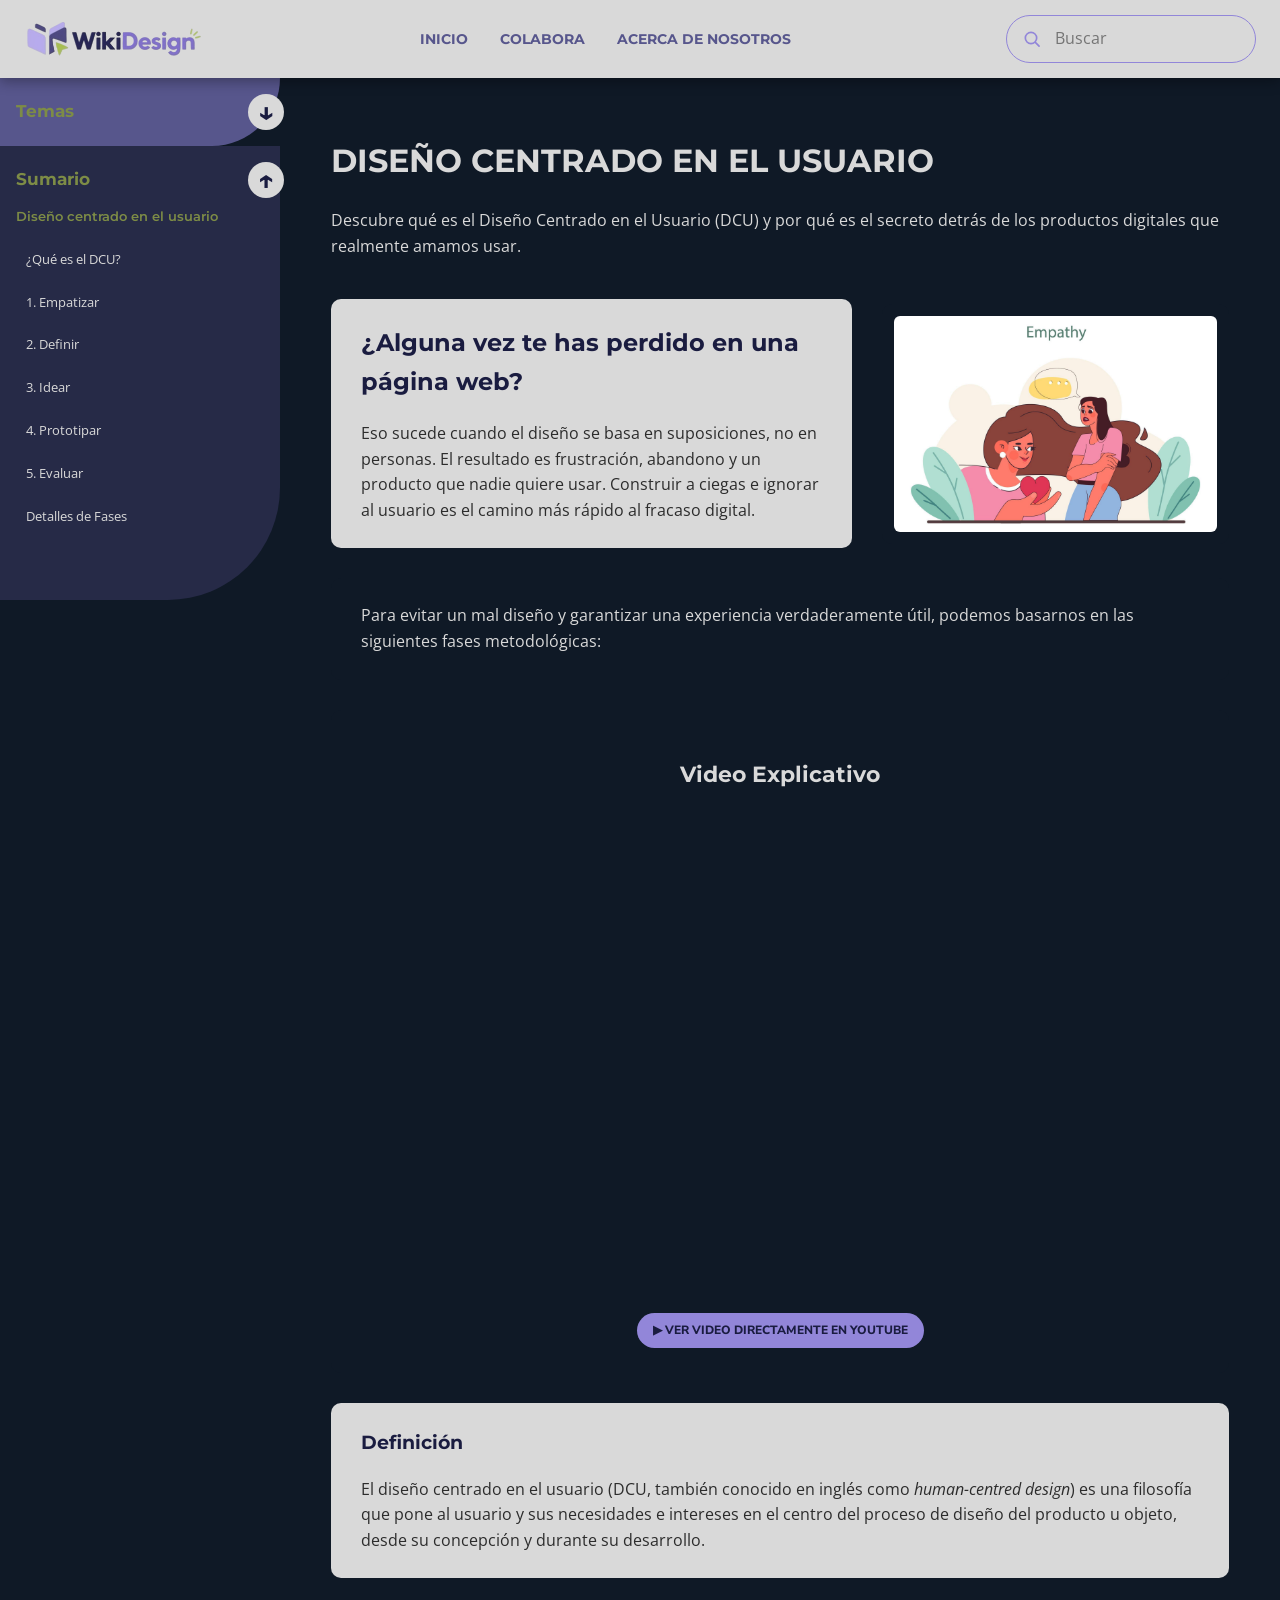
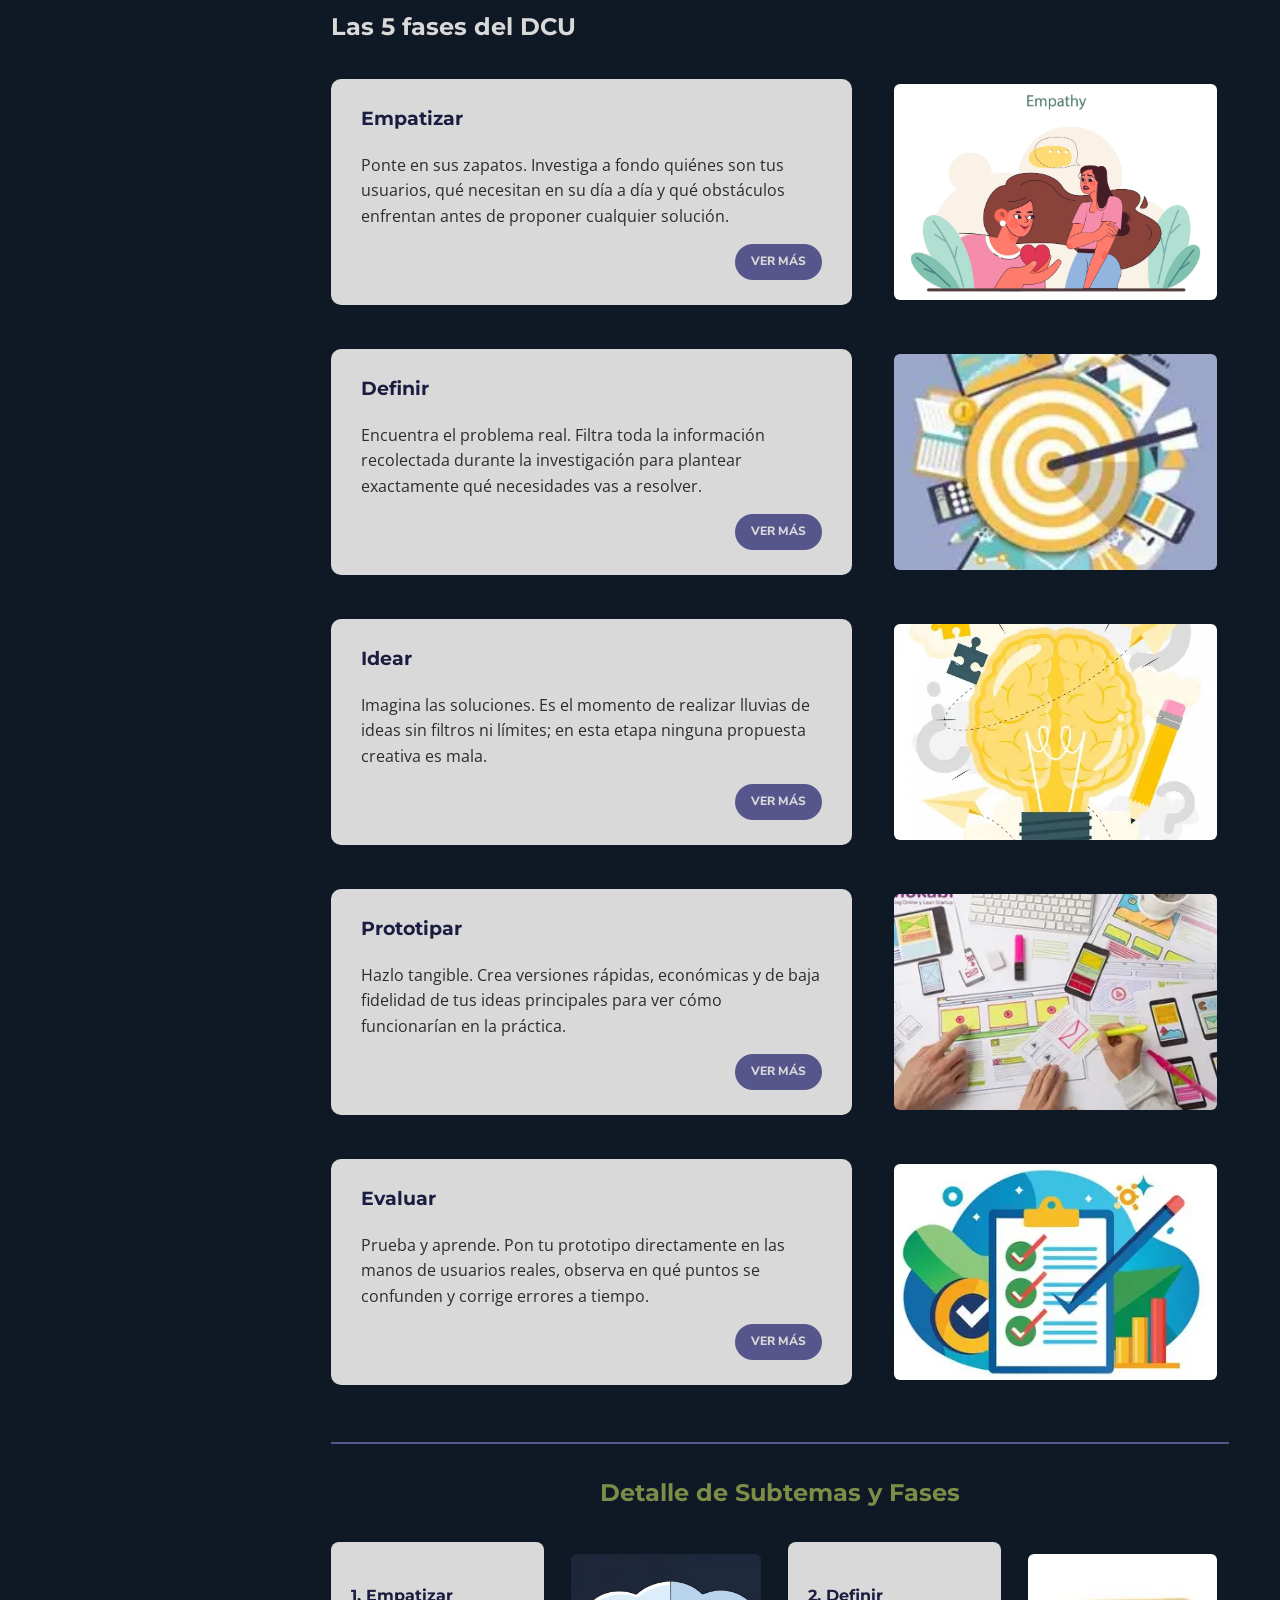
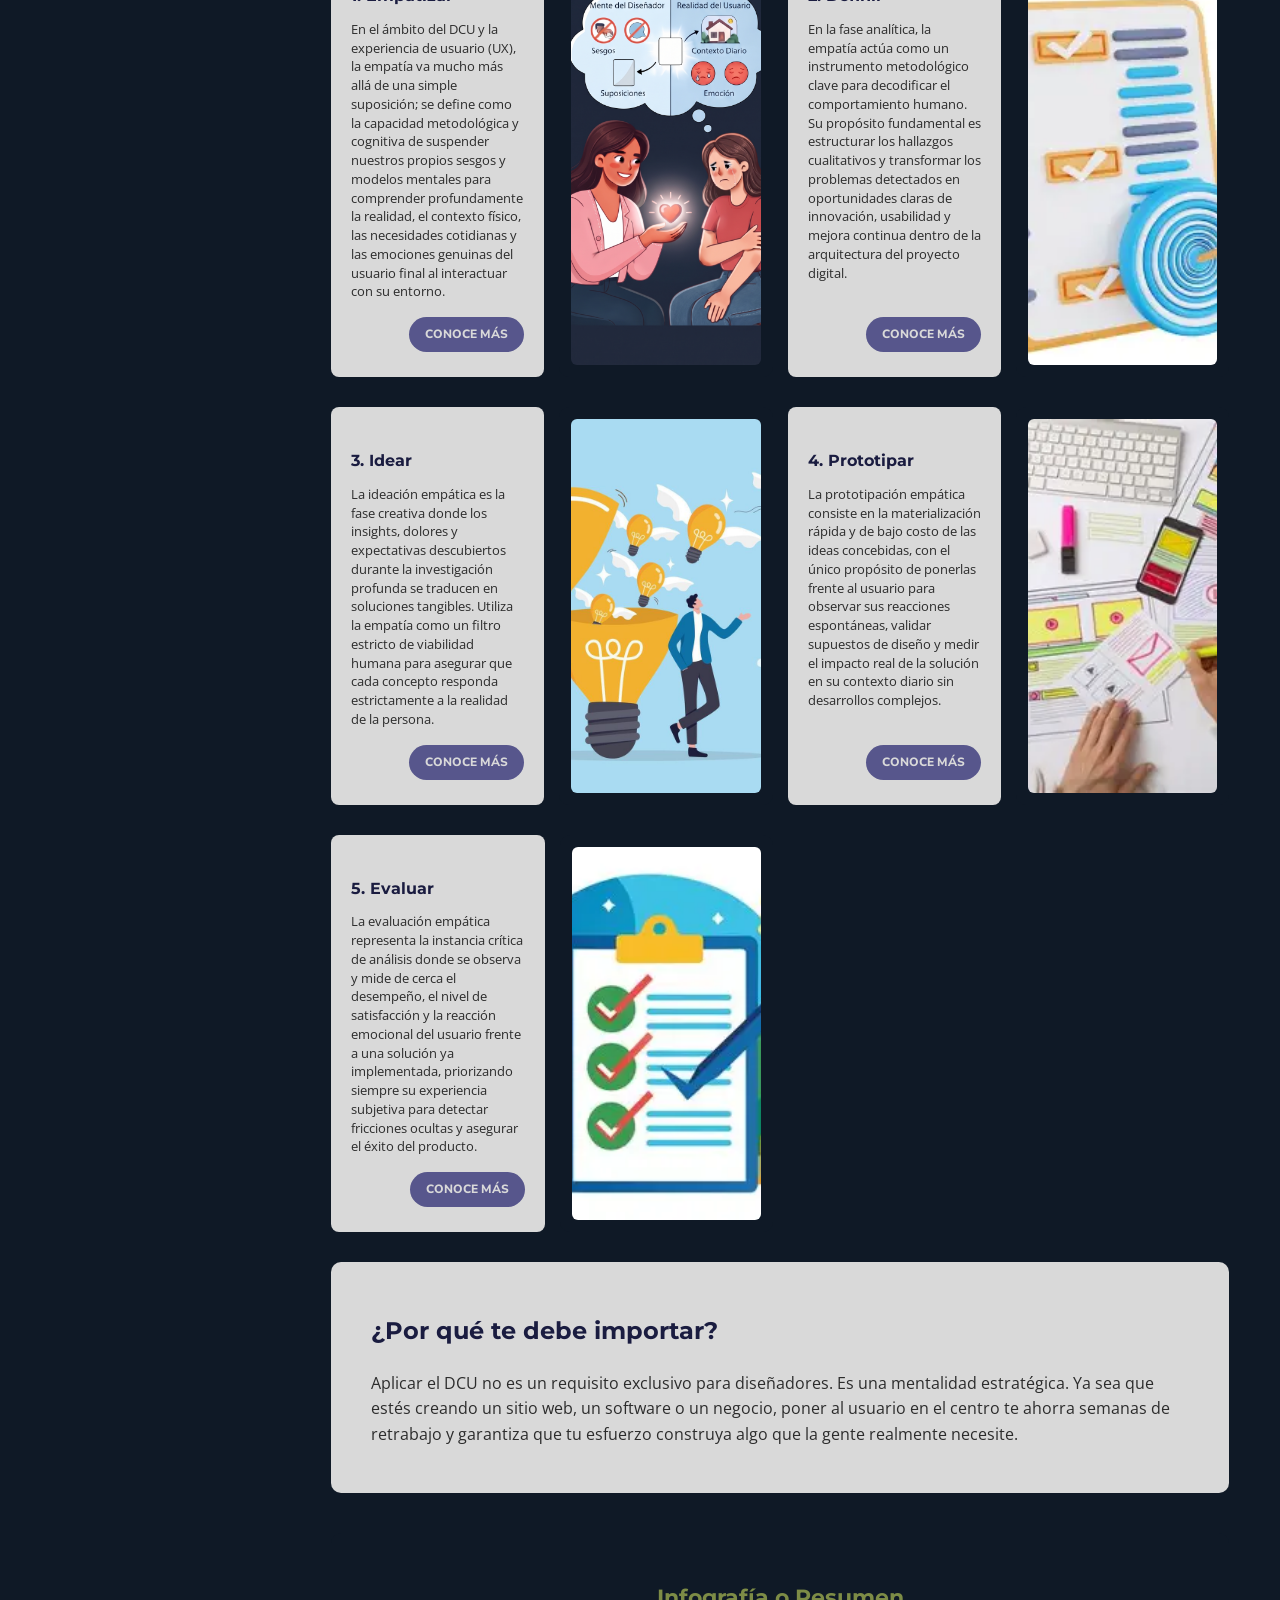
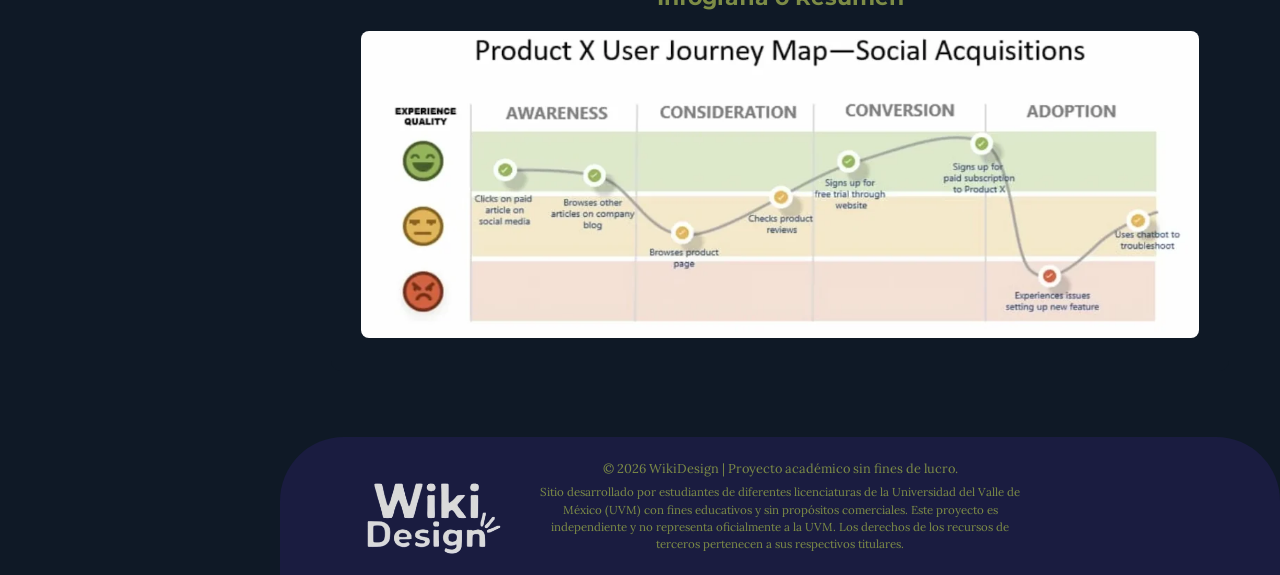
<file: index.html>
<!doctype html>
<html lang="es">
<head>
    <meta charset="utf-8">
    <meta name="viewport" content="width=device-width, initial-scale=1">
    <title>Diseño Centrado en el Usuario - WikiDesign</title>
    
    <!-- IMPORTACIÓN DE FUENTES DEL MANUAL -->
    <link rel="preconnect" href="https://fonts.googleapis.com">
    <link rel="preconnect" href="https://fonts.gstatic.com" crossorigin>
    <link href="https://fonts.googleapis.com/css2?family=Lora:ital,wght@0,400;1,400&family=Montserrat:wght@500;700;900&family=Nunito+Sans:wght@600;800&family=Open+Sans:wght@400;600&display=swap" rel="stylesheet">

    <!-- VINCULACIÓN DE LA HOJA DE ESTILOS EXTERNA -->
    <link rel="stylesheet" href="css/estilos.css">
</head>

<body>
    <!-- BARRA DE NAVEGACIÓN SUPERIOR -->
    <header class="barra-superior">
        <a class="marca" href="index.html" aria-label="WikiDesign, ir al inicio">
            <img src="assets/logo-principal.png" alt="WikiDesign" style="height: 40px; width: 180px; object-fit: fill;">
        </a>
        
        <nav aria-label="Navegación principal">
            <a href="https://uvmwiki.dreamhosters.com/index.html">INICIO</a>
            <a href="https://uvmwiki.dreamhosters.com/colabora/">COLABORA</a>
            <a href="https://uvmwiki.dreamhosters.com/nosotros/">ACERCA DE NOSOTROS</a>
        </nav>

        <form class="buscador" role="search" action="#">
            <label for="buscar">Buscar en la wiki</label>
            <button type="submit" aria-label="Buscar">
              <svg viewBox="0 0 24 24" aria-hidden="true">
                <circle cx="10.8" cy="10.8" r="6.8"></circle>
                <path d="m16 16 4.5 4.5"></path>
              </svg>
            </button>
            <input type="search" id="buscar" aria-label="Buscar" placeholder="Buscar">
        </form>
    </header>

    <!-- MENÚ LATERAL IZQUIERDO (CON TEMAS Y SUMARIO) -->
    <aside class="sidebar" aria-label="Menú lateral">
      
      <!-- PANEL 1: TEMAS -->
      <details class="panel-menu temas">
        <summary>Temas</summary>
        <nav aria-label="Temas">
          <ul>
            <!-- Experiencia de usuario -->
            <li class="tema-item">
              <button type="button" class="tema-boton" aria-haspopup="true" aria-expanded="false">
                <img class="icono-tema" src="assets/icons/experiencia-usuario.png" alt="">
                <span>Experiencia de usuario</span>
              </button>
              <ul class="parejas">
                <li><a href="https://danabiu.github.io/wiki-experiencia-usuario/" target="_blank" rel="noopener">Pareja 33 · Daniel Valdez y María Fernanda Damián</a></li>
                <li><a href="https://uvmwiki.dreamhosters.com/eqp25/" target="_blank" rel="noopener">Pareja 25 · Ximena Rangel y José Ramos</a></li>
                <li><a href="https://jolly-moonbeam-e27fb1.netlify.app" target="_blank" rel="noopener">Pareja 1 · Edson Mendez y Adriana Salas</a></li>
                <li><a href="https://doniheeho.github.io/Wiki-UX/" target="_blank" rel="noopener">Pareja 9 · Donovan Frabritcio Gonzalez Carrasco y Cinnthya Valeria Gomez Guerrero</a></li>
                <li><a href="https://marcoantoniolunaj-debug.github.io/experiencia-usuario-ux/" target="_blank" rel="noopener">Pareja 17 · Jessica Leslie Loyo Camacho y Marco Antonio Luna Jiménez</a></li>
                <li><a href="https://aaron-isai.github.io/wikidesign/" target="_blank" rel="noopener">Pareja 20 · Aaron Isai Martinez Perez y Katerine Susana Mata Berardi</a></li>
              </ul>
            </li>

            <!-- Diseño web -->
            <li class="tema-item">
              <button type="button" class="tema-boton" aria-haspopup="true" aria-expanded="false">
                <img class="icono-tema" src="assets/icons/diseno-web.png" alt="">
                <span>Diseño web</span>
              </button>
              <ul class="parejas">
                <li><a href="https://wikidigitaldigitaldesign.netlify.app" target="_blank" rel="noopener">Pareja 24 · Andrea Ogando y Jair Pérez</a></li>
                <li><a href="https://hcastillo2118-collab.github.io/hcastillo2118.github.io/" target="_blank" rel="noopener">Pareja 2 · Hugo Norberto Castillo y Rodrigo Chávez</a></li>
                <li><a href="https://magical-dolphin-78c22a.netlify.app" target="_blank" rel="noopener">Pareja 10 · Alexa Liliana Garcia y Paola Vega</a></li>
                <li><a href="https://leonardoradyfik-code.github.io/diseno-web-uvm/" target="_blank" rel="noopener">Equipo 18 · Paulina Maldonado y Leonardo Magaña</a></li>
              </ul>
            </li>

            <!-- Design thinking -->
            <li class="tema-item">
              <button type="button" class="tema-boton" aria-haspopup="true" aria-expanded="false">
                <img class="icono-tema" src="assets/icons/design-thinking.png" alt="">
                <span>Design thinking</span>
              </button>
              <ul class="parejas">
                <li><a href="https://uvmwiki.dreamhosters.com/eqp27/" target="_blank" rel="noopener">Pareja 27 · Andrea Salas y Mónica Sánchez</a></li>
                <li><a href="https://blaskez.github.io/design-thinking/#" target="_blank" rel="noopener">Pareja 3 · Giovanna Cisneros y Talia Fernández</a></li>
                <li><a href="https://alanjosue904-art.github.io/design-thinking/" target="_blank" rel="noopener">Pareja 11 · Frida Guadalupe Gomez y Alan Josue Gonzalez</a></li>
                <li><a href="https://martinezbcaro-code.github.io/wiki-design-thinking-uvm/" target="_blank" rel="noopener">Equipo 19 · Daniella Carolina Martínez y Flor Paulina Mares</a></li>
              </ul>
            </li>

            <!-- Diseño centrado en el usuario -->
            <li class="tema-item">
              <button type="button" class="tema-boton" aria-haspopup="true" aria-expanded="false">
                <img class="icono-tema" src="assets/icons/diseno-centrado-usuario.png" alt="">
                <span>Diseño centrado en el usuario</span>
              </button>
              <ul class="parejas">
                <li><a href="https://wikipareja28.github.io/A9_PAREJA28-/" target="_blank" rel="noopener">Pareja 28 · Estefanía Sánchez y Helios Serrato</a></li>
                <li><a href="https://isaiaslopezil89-wq.github.io/isaiaslopezil89/" target="_blank" rel="noopener">Pareja 4 · Raúl Isaias Dominguez y Dulce Andrea Escobar</a></li>
                <li><a href="https://wikiuvm10.github.io/WikiDesign/" target="_blank" rel="noopener">Pareja 12 · Sharon Nicole Gonzalez y María Yaravith Gonzalez</a></li>
              </ul>
            </li>

            <!-- Diseño de interacción -->
            <li class="tema-item">
              <button type="button" class="tema-boton" aria-haspopup="true" aria-expanded="false">
                <img class="icono-tema" src="assets/icons/diseno-interaccion.png" alt="">
                <span>Diseño de interacción</span>
              </button>
              <ul class="parejas">
                <li><a href="https://elizabethvzago.github.io/WikidesignMariayEli-dis-interaccion/" target="_blank" rel="noopener">Pareja 29 · María Velarde y Elizabeth Vázquez</a></li>
                <li><a href="https://kassy26-lab.github.io/Dise-o-de-interaccion-wikidesing/" target="_blank" rel="noopener">Pareja 13 · Kassandra Sbeydy Gónzalez y María Gabrielle Gónzalez</a></li>
                <li><a href="https://mana13132-glitch.github.io/equipo21/" target="_blank" rel="noopener">Pareja 21 · Mariana Mendoza y Annette Jamilete Mendez</a></li>
              </ul>
            </li>

            <!-- Arquitectura de la información -->
            <li class="tema-item">
              <button type="button" class="tema-boton" aria-haspopup="true" aria-expanded="false">
                <img class="icono-tema" src="assets/icons/arquitectura-informacion.png" alt="">
                <span>Arquitectura de la información</span>
              </button>
              <ul class="parejas">
                <li><a href="https://uvmwiki.dreamhosters.com/eqp22/" target="_blank" rel="noopener">Pareja 22 · María Alejandra Mata y Priscila Eleonor Roseyon</a></li>
                <li><a href="https://uvmwiki.dreamhosters.com/eqp30/" target="_blank" rel="noopener">Pareja 30 · Rosalba Velarde y Olaf Viana</a></li>
                <li><a href="https://illustrious-quokka-0b0db5.netlify.app" target="_blank" rel="noopener">Pareja 14 · Margarita Monserrat Guerra y Miguel Salvador Hernández</a></li>
                <li><a href="https://ayudawikiuvm.freehosting.dev/?utm_source=chatgpt.com" target="_blank" rel="noopener">Pareja 6 · Yesenia Galván y Diego Armando Flores</a></li>
              </ul>
            </li>

            <!-- Diseño de navegación -->
            <li class="tema-item">
              <button type="button" class="tema-boton" aria-haspopup="true" aria-expanded="false">
                <img class="icono-tema" src="assets/icons/diseno-navegacion.png" alt="">
                <span>Diseño de navegación</span>
              </button>
              <ul class="parejas">
                <li><a href="https://uvmwiki.dreamhosters.com/eqp23/" target="_blank" rel="noopener">Pareja 23 · Eric Mora</a></li>
                <li><a href="https://camaradabdn6.github.io/wiki_dise-o_navegacion_pareja15/#" target="_blank" rel="noopener">Pareja 15 · Alondra Ketzally Herrera y Ricardo Herrera</a></li>
                <li><a href="https://uvmwiki.dreamhosters.com/eqp31/" target="_blank" rel="noopener">Pareja 31 · Ignacio Vizuet y Alejandro Wong</a></li>
                <li><a href="https://disenodenavegacion.infinityfree.io/?i=1" target="_blank" rel="noopener">Pareja 7 · Crystian Jannahi Garzon</a></li>
              </ul>
            </li>

            <!-- Diseño visual -->
            <li class="tema-item">
              <button type="button" class="tema-boton" aria-haspopup="true" aria-expanded="false">
                <img class="icono-tema" src="assets/icons/diseno-visual.png" alt="">
                <span>Diseño visual</span>
              </button>
              <ul class="parejas">
                <li><a href="https://uvmwiki.dreamhosters.com/eqp32/" target="_blank" rel="noopener">Pareja 32 · Susana Velázquez y Daniela Rebollar</a></li>
                <li><a href="https://a940058038-collab.github.io/wikidesign-diseno-visual/" target="_blank" rel="noopener">Pareja 16 · Juan C. Lobo y Luis A. Ibarra</a></li>
                <li><a href="https://dvp8.free.je" target="_blank" rel="noopener">Pareja 8 · Kelly Ariadne Gerardo y America Gaxiola</a></li>
              </ul>
            </li>
          </ul>
        </nav>
      </details>

      <!-- PANEL 2: SUMARIO (ADAPTADO A LAS ETAPAS DEL DCU) -->
      <details class="panel-menu sumario" open>
        <summary>Sumario</summary>
        <div class="subtitulo-sumario">Diseño centrado en el usuario</div>
        <nav aria-label="Sumario">
          <ul>
            <li><a href="#inicio">¿Qué es el DCU?</a></li>
            <li><a href="#empatizar">1. Empatizar</a></li>
            <li><a href="#definir">2. Definir</a></li>
            <li><a href="#idear">3. Idear</a></li>
            <li><a href="#prototipar">4. Prototipar</a></li>
            <li><a href="#evaluar">5. Evaluar</a></li>
            <li><a href="#empatizar-detalles">Detalles de Fases</a></li>
          </ul>
        </nav>
      </details>
    </aside>

    <!-- CONTENEDOR PRINCIPAL CON TODO EL CONTENIDO DCU -->
    <div class="contenido">
        <main class="contenido-derecho" style="width: 100%;">
            <header id="inicio" style="margin-bottom: 40px;">
                <h1>DISEÑO CENTRADO EN EL USUARIO</h1>
                <p>Descubre qué es el Diseño Centrado en el Usuario (DCU) y por qué es el secreto detrás de los productos digitales que realmente amamos usar.</p>
            </header>

            <div id="problema" class="fila-tarjetas">
                <div class="caja-texto-gris">
                    <div>
                        <h2>¿Alguna vez te has perdido en una página web?</h2>
                        <p>Eso sucede cuando el diseño se basa en suposiciones, no en personas. El resultado es frustración, abandono y un producto que nadie quiere usar. Construir a ciegas e ignorar al usuario es el camino más rápido al fracaso digital.</p>
                    </div>
                </div>
                <div class="caja-imagen">
                    <img src="img/empathy.jpg" alt="Ilustración introductoria">
                </div>
            </div>

            <div class="caja-transicion">
                <p style="margin: 0;">Para evitar un mal diseño y garantizar una experiencia verdaderamente útil, podemos basarnos en las siguientes fases metodológicas:</p>
            </div>

            <div class="caja-video">
                <h3 style="margin-bottom: 15px; font-size: 22px;">Video Explicativo</h3>
                <div class="video-contenedor">
                    <iframe src="https://www.youtube-nocookie.com/embed/RlsErkJmub8?enablejsapi=1&origin=*" title="YouTube video player" frameborder="0" allow="accelerometer; autoplay; clipboard-write; encrypted-media; gyroscope; picture-in-picture; web-share" allowfullscreen></iframe>
                </div>
                <div style="margin-top: 20px; text-align: center;">
                    <a href="https://www.youtube.com/watch?v=RlsErkJmub8" target="_blank" class="btn-ver-mas" style="background-color: #9286D9; color: #1A1C40; display: inline-block;">▶ Ver video directamente en YouTube</a>
                </div>
            </div>

            <div class="fila-tarjetas">
                <div class="caja-texto-gris" style="width: 100%;">
                    <div>
                        <h3>Definición</h3>
                        <p>El diseño centrado en el usuario (DCU, también conocido en inglés como <em>human-centred design</em>) es una filosofía que pone al usuario y sus necesidades e intereses en el centro del proceso de diseño del producto u objeto, desde su concepción y durante su desarrollo.</p>
                    </div>
                </div>
            </div>

            <h2 style="margin-bottom: 25px;">Las 5 fases del DCU</h2>

            <div id="empatizar" class="fila-tarjetas">
                <div class="caja-texto-gris">
                    <div>
                        <h3>Empatizar</h3>
                        <p>Ponte en sus zapatos. Investiga a fondo quiénes son tus usuarios, qué necesitan en su día a día y qué obstáculos enfrentan antes de proponer cualquier solución.</p>
                    </div>
                    <a href="#empatizar-detalles" class="btn-ver-mas">Ver más</a>
                </div>
                <div class="caja-imagen">
                    <img src="img/empathy.jpg" alt="Fase Empatizar">
                </div>
            </div>

            <div id="definir" class="fila-tarjetas">
                <div class="caja-texto-gris">
                    <div>
                        <h3>Definir</h3>
                        <p>Encuentra el problema real. Filtra toda la información recolectada durante la investigación para plantear exactamente qué necesidades vas a resolver.</p>
                    </div>
                    <a href="#definir-detalles" class="btn-ver-mas">Ver más</a>
                </div>
                <div class="caja-imagen">
                    <img src="img/Definir.jpg" alt="Fase Definir">
                </div>
            </div>

            <div id="idear" class="fila-tarjetas">
                <div class="caja-texto-gris">
                    <div>
                        <h3>Idear</h3>
                        <p>Imagina las soluciones. Es el momento de realizar lluvias de ideas sin filtros ni límites; en esta etapa ninguna propuesta creativa es mala.</p>
                    </div>
                    <a href="#idear-detalles" class="btn-ver-mas">Ver más</a>
                </div>
                <div class="caja-imagen">
                    <img src="img/Idear.webp" alt="Fase Idear">
                </div>
            </div>

            <div id="prototipar" class="fila-tarjetas">
                <div class="caja-texto-gris">
                    <div>
                        <h3>Prototipar</h3>
                        <p>Hazlo tangible. Crea versiones rápidas, económicas y de baja fidelidad de tus ideas principales para ver cómo funcionarían en la práctica.</p>
                    </div>
                    <a href="#prototipar-detalles" class="btn-ver-mas">Ver más</a>
                </div>
                <div class="caja-imagen">
                    <img src="img/Prototipar.webp" alt="Fase Prototipar">
                </div>
            </div>

            <div id="evaluar" class="fila-tarjetas">
                <div class="caja-texto-gris">
                    <div>
                        <h3>Evaluar</h3>
                        <p>Prueba y aprende. Pon tu prototipo directamente en las manos de usuarios reales, observa en qué puntos se confunden y corrige errores a tiempo.</p>
                    </div>
                    <a href="#evaluar-detalles" class="btn-ver-mas">Ver más</a>
                </div>
                <div class="caja-imagen">
                    <img src="img/Evaluar.webp" alt="Fase Evaluar">
                </div>
            </div>

            <hr style="border: 1px solid #57568C; margin: 50px 0 30px 0;">
            <h2 style="text-align: center; margin-bottom: 30px; color: #7D8C46;">Detalle de Subtemas y Fases</h2>

            <div id="empatizar-detalles" class="fila-cuatro-columnas">
                <div class="caja-texto-compacto">
                    <div>
                        <h3>1. Empatizar</h3>
                        <p>En el ámbito del DCU y la experiencia de usuario (UX), la empatía va mucho más allá de una simple suposición; se define como la capacidad metodológica y cognitiva de suspender nuestros propios sesgos y modelos mentales para comprender profundamente la realidad, el contexto físico, las necesidades cotidianas y las emociones genuinas del usuario final al interactuar con su entorno.</p>
                    </div>
                    <a href="https://paubenabarre.com/empatizar-con-el-usuario/" target="_blank" class="btn-conoce-mas">Conoce más</a>
                </div>
                <div class="caja-imagen-compacta">
                    <img src="img/empatia.jpeg" alt="Detalle Empatizar">
                </div>
                <div class="caja-texto-compacto" id="definir-detalles">
                    <div>
                        <h3>2. Definir</h3>
                        <p>En la fase analítica, la empatía actúa como un instrumento metodológico clave para decodificar el comportamiento humano. Su propósito fundamental es estructurar los hallazgos cualitativos y transformar los problemas detectados en oportunidades claras de innovación, usabilidad y mejora continua dentro de la arquitectura del proyecto digital.</p>
                    </div>
                    <a href="https://aprendix.org/usuario-que-significa/" target="_blank" class="btn-conoce-mas">Conoce más</a>
                </div>
                <div class="caja-imagen-compacta">
                    <img src="img/definir.webp" alt="Detalle Definir">
                </div>
            </div>

            <div class="fila-cuatro-columnas">
                <div class="caja-texto-compacto" id="idear-detalles">
                    <div>
                        <h3>3. Idear</h3>
                        <p>La ideación empática es la fase creativa donde los insights, dolores y expectativas descubiertos durante la investigación profunda se traducen en soluciones tangibles. Utiliza la empatía como un filtro estricto de viabilidad humana para asegurar que cada concepto responda estrictamente a la realidad de la persona.</p>
                    </div>
                    <a href="https://www.izo.es/blog/design-thinking-innovacion-centrada-en-el-usuario" target="_blank" class="btn-conoce-mas">Conoce más</a>
                </div>
                <div class="caja-imagen-compacta">
                    <img src="img/idear.jpg" alt="Detalle Idear">
                </div>
                <div class="caja-texto-compacto" id="prototipar-detalles">
                    <div>
                        <h3>4. Prototipar</h3>
                        <p>La prototipación empática consiste en la materialización rápida y de bajo costo de las ideas concebidas, con el único propósito de ponerlas frente al usuario para observar sus reacciones espontáneas, validar supuestos de diseño y medir el impacto real de la solución en su contexto diario sin desarrollos complejos.</p>
                    </div>
                    <a href="https://www.justinmind.com/es/creacion-de-prototipos" target="_blank" class="btn-conoce-mas">Conoce más</a>
                </div>
                <div class="caja-imagen-compacta">
                    <img src="img/Prototipar.webp" alt="Detalle Prototipar">
                </div>
            </div>

            <div class="fila-cuatro-columnas" id="evaluar-detalles">
                <div class="caja-texto-compacto">
                    <div>
                        <h3>5. Evaluar</h3>
                        <p>La evaluación empática representa la instancia crítica de análisis donde se observa y mide de cerca el desempeño, el nivel de satisfacción y la reacción emocional del usuario frente a una solución ya implementada, priorizando siempre su experiencia subjetiva para detectar fricciones ocultas y asegurar el éxito del producto.</p>
                    </div>
                    <a href="https://fastercapital.com/es/contenido/Evaluacion-de-la-experiencia-del-usuario--metodos-y-herramientas-de-evaluacion-de-la-experiencia-del-usuario.html" target="_blank" class="btn-conoce-mas">Conoce más</a>
                </div>
                <div class="caja-imagen-compacta">
                    <img src="img/Evaluar.webp" alt="Detalle Evaluar">
                </div>
                <div style="width: 24%;"></div>
                <div style="width: 24%;"></div>
            </div>
            
            <aside class="importa">
                <h2>¿Por qué te debe importar?</h2>
                <p>Aplicar el DCU no es un requisito exclusivo para diseñadores. Es una mentalidad estratégica. Ya sea que estés creando un sitio web, un software o un negocio, poner al usuario en el centro te ahorra semanas de retrabajo y garantiza que tu esfuerzo construya algo que la gente realmente necesite.</p>
            </aside>

            <div class="caja-imagen-inferior">
                <h3 style="margin-bottom: 15px; font-size: 22px; color: #7D8C46;">Infografía o Resumen</h3>
                <img src="img/1.webp" alt="Imagen informativa de cierre">
            </div>
        </main>
    </div>
    
    <!-- PIE DE PÁGINA -->
    <footer class="site-footer">
        <a class="logo-pie" href="#inicio" aria-label="Volver al inicio de WikiDesign">
          <img src="assets/logo-legal.png" alt="WikiDesign">
        </a>
        <div class="footer-copy">
            <p class="copyright">© 2026 WikiDesign | Proyecto académico sin fines de lucro.</p>
            <p>Sitio desarrollado por estudiantes de diferentes licenciaturas de la Universidad del Valle de México (UVM) con fines educativos y sin propósitos comerciales. Este proyecto es independiente y no representa oficialmente a la UVM. Los derechos de los recursos de terceros pertenecen a sus respectivos titulares.</p>
        </div>
    </footer>

    <!-- SCRIPT DE INTERACCIÓN DEL MENÚ -->
    <script src="js/menu-temas.js"></script>
</body>
</html>
</file>
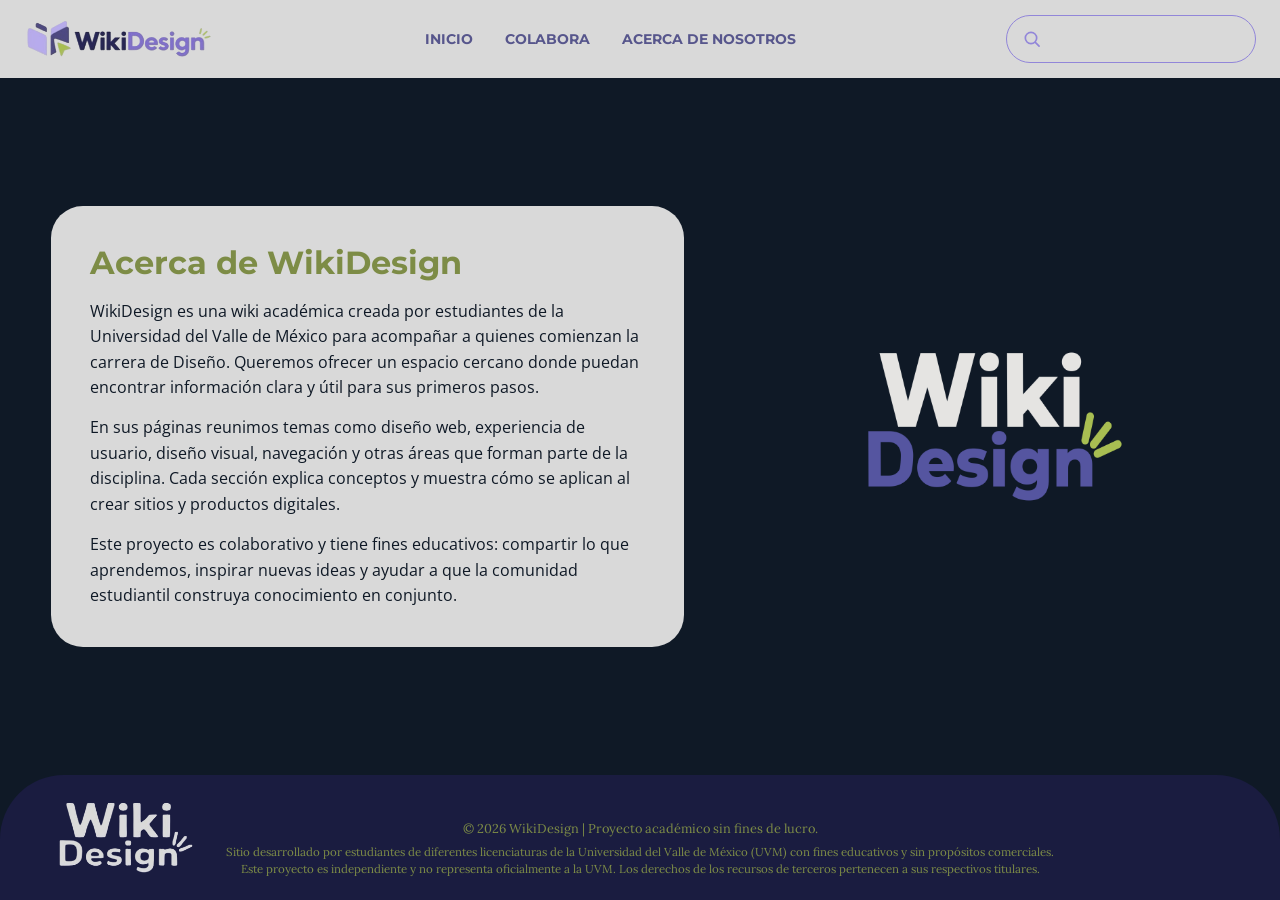
<file: WikiDesign-Inicio/WikiDesign-Inicio/nosotros/nosotros.html>
<!doctype html>
<html lang="es">
<head>
  <meta charset="utf-8">
  <meta name="viewport" content="width=device-width, initial-scale=1">
  <meta name="description" content="Conoce WikiDesign, una wiki académica creada por estudiantes de la UVM para acompañar a quienes comienzan la carrera de Diseño.">
  <title>Acerca de nosotros | WikiDesign</title>
  <link rel="preconnect" href="https://fonts.googleapis.com">
  <link rel="preconnect" href="https://fonts.gstatic.com" crossorigin>
  <link href="https://fonts.googleapis.com/css2?family=Open+Sans:wght@400;600;700&display=swap" rel="stylesheet">
  <link rel="stylesheet" href="css/estilos.css">
</head>
<body class="pagina-acerca">
<header class="barra-superior">
  <a class="marca" href="https://uvmwiki.dreamhosters.com/" aria-label="WikiDesign">
    <img src="assets/logo-principal.png" alt="WikiDesign">
  </a>

  <nav aria-label="Navegación principal">
    <a href="https://uvmwiki.dreamhosters.com/">Inicio</a>
    <a href="https://uvmwiki.dreamhosters.com/colabora/">Colabora</a>
    <a href="https://uvmwiki.dreamhosters.com/nosotros/" aria-current="page">Acerca de nosotros</a>
  </nav>

  <form class="buscador" role="search" action="#">
    <label for="buscar">Buscar en la wiki</label>
    <button type="submit" aria-label="Buscar">
      <svg viewBox="0 0 24 24" aria-hidden="true">
        <circle cx="10.8" cy="10.8" r="6.8"></circle>
        <path d="m16 16 4.5 4.5"></path>
      </svg>
    </button>
    <input type="search" id="buscar" aria-label="Buscar">
  </form>
</header>

<main id="acerca" class="contenido contenido-acerca">
  <section class="acerca-layout" aria-labelledby="titulo-acerca">
    <div class="acerca-texto">
      <h1 id="titulo-acerca">Acerca de WikiDesign</h1>
      <p>WikiDesign es una wiki académica creada por estudiantes de la Universidad del Valle de México para acompañar a quienes comienzan la carrera de Diseño. Queremos ofrecer un espacio cercano donde puedan encontrar información clara y útil para sus primeros pasos.</p>
      <p>En sus páginas reunimos temas como diseño web, experiencia de usuario, diseño visual, navegación y otras áreas que forman parte de la disciplina. Cada sección explica conceptos y muestra cómo se aplican al crear sitios y productos digitales.</p>
      <p>Este proyecto es colaborativo y tiene fines educativos: compartir lo que aprendemos, inspirar nuevas ideas y ayudar a que la comunidad estudiantil construya conocimiento en conjunto.</p>
    </div>
    <img class="acerca-logo" src="assets/Logo-bienvenida.png" alt="Logotipo de WikiDesign en colores">
  </section>
</main>

<footer class="site-footer">
  <a class="logo-pie" href="#acerca" aria-label="WikiDesign, volver al inicio de esta página">
    <img src="assets/logo-legal.png" alt="WikiDesign">
  </a>
  <div class="footer-copy">
    <p class="copyright">© 2026 WikiDesign | Proyecto académico sin fines de lucro.</p>
    <p>Sitio desarrollado por estudiantes de diferentes licenciaturas de la Universidad del Valle de México (UVM) con fines educativos y sin propósitos comerciales. Este proyecto es independiente y no representa oficialmente a la UVM. Los derechos de los recursos de terceros pertenecen a sus respectivos titulares.</p>
  </div>
</footer>
</body>
</html>
</file>
<file: css/estilos.css>
@import url('https://fonts.googleapis.com/css2?family=Lora:wght@400;500;600;700&family=Montserrat:wght@400;500;600;700;800&family=Open+Sans:wght@400;500;600;700&display=swap');

:root {
  --fondo: #0F1926;
  --azul-profundo: #1A1C40;
  --azul-panel: #262A47;
  --morado: #57568C;
  --lila: #9286D9;
  --gris-claro: #D9D9D9;
  --oliva: #7D8C46;
}

* { box-sizing: border-box; }
html { scroll-behavior: smooth; }
body { margin: 0; background-color: var(--fondo); color: var(--gris-claro); font-family: "Open Sans", sans-serif; line-height: 1.6; }
h1, h2, h3 { font-family: "Montserrat", sans-serif; }
img, video { max-width: 100%; height: auto; }

/* Barra superior */
.barra-superior { min-height: 78px; display: flex; align-items: center; justify-content: space-between; gap: 24px; padding: 10px 24px; background: var(--gris-claro); position: sticky; top: 0; z-index: 100; box-shadow: 0 4px 12px rgba(0,0,0,0.3); }
.marca img { display: block; width: 190px; height: auto; }
.barra-superior nav { display: flex; align-items: center; gap: 32px; }
.barra-superior nav a { color: var(--morado); font-family: "Montserrat", sans-serif; font-size: 14px; font-weight: 700; text-decoration: none; text-transform: uppercase; }
.barra-superior nav a:hover { color: var(--oliva); }

/* Buscador */
.buscador { position: relative; }
.buscador label { position: absolute; width: 1px; height: 1px; overflow: hidden; clip: rect(0, 0, 0, 0); white-space: nowrap; }
.buscador > button { position: absolute; left: 0.85rem; top: 50%; transform: translateY(-50%); z-index: 2; display: grid; place-items: center; width: 1.5rem; height: 1.5rem; padding: 0; border: 0; background: transparent; color: var(--lila); cursor: pointer; }
.buscador > button svg { display: block; width: 1.25rem; height: 1.25rem; fill: none; stroke: currentColor; stroke-width: 2; stroke-linecap: round; stroke-linejoin: round; }
.buscador > input { width: 250px; padding: 10px 16px 10px 3rem; border: 1px solid var(--lila); border-radius: 24px; background: transparent; font: inherit; color: var(--azul-profundo); }

/* Sidebar y Paneles de Menú */
.sidebar { 
  position: fixed; 
  top: 78px; 
  bottom: 0; 
  left: 0; 
  width: 280px; 
  overflow-y: visible; 
  overflow-x: visible; 
  display: flex; 
  flex-direction: column; 
  z-index: 95; 
}

.panel-menu { 
  margin: 0; 
  padding: 16px; 
  position: relative; 
  isolation: isolate; 
  overflow: visible; 
  background: var(--fondo); 
}

/* Panel Temas con curva inferior */
.panel-menu.temas::before { 
  content: ""; 
  position: absolute; 
  z-index: 0; 
  inset: 0; 
  border-radius: 0 0 7rem 0; 
  pointer-events: none; 
  background: var(--morado); 
}

/* Panel Sumario con su propia curva o fondo */
.panel-menu.sumario::before { 
  content: ""; 
  position: absolute; 
  z-index: 0; 
  inset: 0; 
  border-radius: 0 0 7rem 0; 
  pointer-events: none; 
  background: var(--azul-panel); 
}

/* Sumarios comunes */
.panel-menu summary { 
  color: var(--oliva); 
  font-family: "Montserrat", sans-serif; 
  font-size: 17px; 
  font-weight: 700; 
  cursor: pointer; 
  display: flex; 
  align-items: center; 
  justify-content: space-between; 
  list-style: none; 
  position: relative; 
  z-index: 2; 
}

.panel-menu summary::-webkit-details-marker { display: none; }

.panel-menu summary::after { 
  content: "↑"; 
  display: grid; 
  place-items: center; 
  flex: 0 0 2.25rem; 
  width: 2.25rem; 
  height: 2.25rem; 
  margin-right: -1.25rem; 
  border-radius: 50%; 
  background: var(--gris-claro); 
  color: var(--azul-profundo); 
  font-size: 1.7rem; 
  font-weight: bold; 
  line-height: 1; 
}

.panel-menu:not([open]) summary::after { content: "↓"; }

.panel-menu nav { padding-bottom: 2.6rem; position: relative; z-index: 1; }
.panel-menu ul { margin: 16px 0 4px; padding-left: 0; list-style: none; }
.panel-menu li { margin-bottom: 10px; }

/* Subtítulo dentro del Sumario */
.subtitulo-sumario {
  position: relative;
  z-index: 1;
  color: var(--oliva);
  font-family: "Montserrat", sans-serif;
  font-size: 13px;
  font-weight: 600;
  margin-top: 8px;
  margin-bottom: 10px;
}

/* Enlaces del Sumario */
.panel-menu.sumario nav ul li a {
  display: block;
  padding: 6px 10px;
  color: var(--gris-claro);
  font-size: 13px;
  text-decoration: none;
  border-radius: 6px;
  transition: background 0.2s ease;
}

.panel-menu.sumario nav ul li a:hover {
  background: var(--morado);
  color: #fff;
}

/* Elementos del menú Temas y submenú flotante */
.panel-menu.temas .tema-item { position: relative; }
.panel-menu.temas .tema-boton { display: flex; align-items: center; gap: .55rem; width: 100%; padding: 0 1.5rem 0 0; border: 0; background: none; cursor: pointer; text-align: left; color: var(--gris-claro); font-family: "Open Sans", sans-serif; font-size: 13px; line-height: 1.35; }
.panel-menu.temas .tema-boton::after { content: "▸"; position: absolute; right: .35rem; font-size: .85rem; color: var(--gris-claro); }
.panel-menu.temas .tema-boton:hover span { text-decoration: underline; }

.panel-menu.temas .parejas {
  position: absolute; 
  left: 100%; 
  top: -10px; 
  z-index: 99999;
  min-width: 280px; 
  margin: 0 0 0 8px; 
  padding: 12px 10px; 
  list-style: none;
  background: var(--azul-panel); 
  border: 1px solid var(--morado); 
  border-radius: 0 16px 16px 16px;
  box-shadow: 6px 8px 24px rgba(0,0,0,.45);
  display: none;
}

.panel-menu.temas .parejas::before { content: ""; position: absolute; left: -10px; top: 0; width: 10px; height: 100%; }
.panel-menu.temas .tema-item:hover .parejas, 
.panel-menu.temas .tema-item:focus-within .parejas { display: block; }
.panel-menu.temas .parejas li { margin: 0 0 6px 0; }
.panel-menu.temas .parejas a { display: block; padding: 7px 12px; border-radius: 10px; color: #e4e2f5; font-size: 12.5px; line-height: 1.35; text-decoration: none; }
.panel-menu.temas .parejas a:hover { background: var(--morado); color: #fff; }

.icono-tema { width: 20px; height: 20px; flex: 0 0 20px; object-fit: contain; }

/* Contenido Principal */
.contenido { margin-left: 280px; padding: 36px clamp(24px, 4vw, 64px); position: relative; isolation: isolate; overflow: hidden; }
.fila-tarjetas { display: flex; flex-direction: row; gap: 30px; margin-bottom: 30px; align-items: center; }
.fila-cuatro-columnas { display: flex; flex-direction: row; gap: 15px; margin-bottom: 30px; align-items: stretch; justify-content: space-between; }
.caja-texto-gris { background-color: var(--gris-claro); color: var(--azul-profundo); padding: 25px 30px; border-radius: 10px; width: 60%; display: flex; flex-direction: column; justify-content: center; box-sizing: border-box; }
.caja-texto-compacto { background-color: var(--gris-claro); color: var(--azul-profundo); padding: 25px 20px; border-radius: 8px; width: 24%; box-sizing: border-box; display: flex; flex-direction: column; justify-content: space-between; }
.caja-texto-compacto h3 { font-size: 16px; color: var(--azul-profundo); margin-bottom: 12px; }
.caja-texto-compacto p { font-size: 12.5px; color: #2C2C2C; line-height: 1.5; margin: 0; }
.caja-texto-gris h2, .caja-texto-gris h3 { color: var(--azul-profundo); margin-top: 0; }
.caja-texto-gris p { color: #2C2C2C; margin-bottom: 0; }
.btn-ver-mas, .btn-conoce-mas { display: inline-block; background-color: var(--morado); color: var(--gris-claro); font-family: 'Nunito Sans', sans-serif; font-size: 12px; font-weight: 800; text-transform: uppercase; text-decoration: none; padding: 8px 16px; border-radius: 20px; margin-top: 15px; align-self: flex-end; transition: background-color 0.3s ease; }
.btn-ver-mas:hover, .btn-conoce-mas:hover { background-color: var(--oliva); color: var(--azul-profundo); }
.caja-imagen, .caja-imagen-compacta { background-color: var(--fondo); padding: 12px; border-radius: 10px; display: flex; justify-content: center; align-items: center; text-align: center; overflow: hidden; box-sizing: border-box; }
.caja-imagen { width: 40%; height: 240px; }
.caja-imagen-compacta { width: 24%; }
.caja-imagen img, .caja-imagen-compacta img { width: 100%; height: 100%; object-fit: cover; border-radius: 6px; }
.caja-transicion, .caja-video, .caja-imagen-inferior { background-color: var(--fondo); padding: 25px 30px; border-radius: 10px; margin-bottom: 30px; }
.caja-video, .caja-imagen-inferior { text-align: center; }
.video-contenedor { position: relative; width: 100%; padding-bottom: 56.25%; height: 0; }
.video-contenedor iframe { position: absolute; top: 0; left: 0; width: 100%; height: 100%; border-radius: 8px; border: none; }
.caja-imagen-inferior img { width: 100%; max-height: 400px; object-fit: contain; border-radius: 8px; }
aside.importa { background-color: var(--gris-claro); color: var(--azul-profundo); padding: 30px 40px; border-radius: 10px; margin-bottom: 40px; }
aside.importa h2 { color: var(--azul-profundo); }
aside.importa p { color: #2C2C2C; }

/* Pie de página */
.site-footer { display: grid; grid-template-columns: 180px minmax(0, 1fr) 180px; align-items: end; gap: 1rem; min-height: 125px; padding: 1.1rem clamp(1rem, 5vw, 4rem); border-radius: 4rem 4rem 0 0; background: var(--azul-profundo); margin-left: 280px; }
.logo-pie { display: block; width: min(140px, 100%); justify-self: center; }
.logo-pie img { display: block; width: 100%; height: auto; }
.footer-copy { grid-column: 2; max-width: 850px; justify-self: center; color: var(--oliva); text-align: center; font: 0.72rem/1.5 "Lora", Georgia, serif; }
.footer-copy p { margin: 0.3rem 0; }
.footer-copy .copyright { font-size: 0.8rem; }

/* Responsive */
@media (max-width: 900px) {
  .sidebar { position: static; width: 100%; overflow-y: auto; }
  .contenido, .site-footer { margin-left: 0; }
  .fila-tarjetas, .fila-cuatro-columnas { flex-direction: column; }
  .caja-texto-gris, .caja-imagen, .caja-texto-compacto, .caja-imagen-compacta { width: 100% !important; }
}
</file>
<file: WikiDesign-Inicio/WikiDesign-Inicio/nosotros/css/estilos.css>
@import url('https://fonts.googleapis.com/css2?family=Lora:wght@400;500;600;700&family=Montserrat:wght@400;500;600;700;800&family=Open+Sans:wght@400;500;600;700&display=swap');

:root {
  --fondo: #0F1926;
  --azul-profundo: #1A1C40;
  --azul-panel: #262A47;
  --morado: #57568C;
  --lila: #9286D9;
  --gris-claro: #D9D9D9;
  --oliva: #7D8C46;
}

* {
  box-sizing: border-box;
}

html {
  scroll-behavior: smooth;
}

body {
  margin: 0;
  background-color: var(--fondo);
  color: var(--gris-claro);
  font-family: "Open Sans", sans-serif;
  line-height: 1.6;
}

h1,
h2,
h3 {
  font-family: "Montserrat", sans-serif;
}

figcaption,
.lista-fuentes {
  font-family: "Lora", serif;
}

img,
video {
  max-width: 100%;
  height: auto;
}

a {
  color: var(--lila);
}
.barra-superior {
  min-height: 78px;
  display: flex;
  align-items: center;
  justify-content: space-between;
  gap: 24px;
  padding: 10px 24px;
  background: var(--gris-claro);
  position: sticky;
  top: 0;
  z-index: 100;
}

.marca img {
  display: block;
  width: 190px;
  height: auto;
}

.barra-superior nav {
  display: flex;
  align-items: center;
  gap: 32px;
}

.barra-superior nav a {
  color: var(--morado);
  font-family: "Montserrat", sans-serif;
  font-size: 14px;
  font-weight: 700;
  text-decoration: none;
  text-transform: uppercase;
}

.buscador input {
  width: 250px;
  padding: 10px 16px;
  border: 1px solid var(--lila);
  border-radius: 24px;
  background: transparent;
  font: inherit;
}

.buscador label {
  position: absolute;
  width: 1px;
  height: 1px;
  overflow: hidden;
  clip-path: inset(50%);
}

.sidebar {
  position: fixed;
  top: 78px;
  bottom: 0;
  left: 0;
  width: 260px;
  overflow-y: auto;
  display: flex;
  flex-direction: column;
}

.panel-menu {
  margin: 0;
  padding: 16px;
}

.panel-menu.temas {
  z-index: 2;
  background: transparent;
}
.panel-menu.sumario {
  z-index: 1;
}
{
  background: var(--fondo)
}
.panel-menu.sumario > summary {
  padding-bottom: .3rem;
  background: var(--azul-panel);
}
.panel-menu summary {
  color: var(--oliva);
  font-family: "Montserrat", sans-serif;
  font-size: 17px;
  font-weight: 700;
  cursor: pointer;
}

.panel-menu ul {
  margin: 16px 0 4px;
  padding-left: 18px;
}

.panel-menu li {
  margin-bottom: 10px;
}

.panel-menu a {
  color: var(--gris-claro);
  font-size: 13px;
  line-height: 1.35;
  text-decoration: none;
}

.tema-activo {
  margin: 10px 0 0;
  color: var(--gris-claro);
  font-size: 13px;
}

.contenido {
  margin-left: 260px;
  padding: 36px clamp(24px, 4vw, 64px);
}

.imagen-introduccion img,
.comparacion img {
  display: block;
  width: 100%;
  height: auto;
}
.introduccion {
  display: grid;
  grid-template-columns: minmax(0, 1.1fr) minmax(0, 0.9fr);
  gap: 24px 36px;
  align-items: center;
}

.introduccion > h1 {
  grid-column: 1 / -1;
  margin: 0;
  color: var(--oliva);
  font-size: clamp(2.5rem, 5vw, 3.6rem);
  text-transform: uppercase;
}

.texto-introduccion {
  padding: 28px 32px;
  border-radius: 32px;
  background: var(--gris-claro);
  color: var(--fondo);
}

.texto-introduccion h2 {
  color: var(--fondo);
}

.imagen-introduccion {
  margin: 0;
}

.imagen-introduccion img {
  display: block;
  width: 100%;
  height: auto;
  border: 8px solid var(--oliva);
  border-radius: 32px;
}
.imagen-introduccion figcaption {
  margin-top: 8px;
  font-size: 12px;
}

.comparacion {
  display: grid;
  grid-template-columns: repeat(2, minmax(0, 1fr));
  gap: 24px;
}

.comparacion article {
  padding: 0;
  overflow: hidden;
  border: 0;
  border-radius: 26px;
  background: var(--azul-panel);
}

.comparacion article h3 {
  margin: 0;
  padding: 14px 16px;
  color: var(--azul-profundo);
  background: var(--oliva);
}

.comparacion article h3::before {
  content: "";
  display: inline-block;
  width: 12px;
  height: 12px;
  margin-right: 12px;
  border-radius: 50%;
  background: var(--azul-profundo);
}

.comparacion article:nth-child(2) h3::before {
  background: var(--morado);
}

.comparacion article img {
  display: block;
  width: 100%;
  height: auto;
}

.comparacion article p {
  margin: 0;
  padding: 12px 16px;
  color: var(--azul-profundo);
  background: var(--oliva);
}
video {
  display: block;
  width: 100%;
  max-width: 800px;
  margin-top: 16px;
  border: 4px solid var(--oliva);
  border-radius: 24px;
}

@media (max-width: 900px) {
  .introduccion,
  .comparacion {
    grid-template-columns: 1fr;
  }

  .introduccion > h1 {
    grid-column: auto;
  }
}
.panel-menu {
  position: relative;
  isolation: isolate;
  overflow: visible;
  background: var(--fondo);
}

.panel-menu::before {
  content: "";
  position: absolute;
  z-index: 0;
  inset: 0;
  border-radius: 0 0 5rem 0;
  pointer-events: none;
  transition: border-radius 0.3s ease;
}

.panel-menu.temas::before {
  background: var(--morado);
}

.panel-menu.sumario::before {
  background: var(--azul-panel);
  top: -9rem;
}
.panel-menu:not([open])::before {
  border-bottom-right-radius: 2.5rem;
}

.panel-menu[open]::before {
  border-bottom-right-radius: 70% 42%;
}

.panel-menu summary,
.panel-menu nav,
.panel-menu .tema-activo {
  position: relative;
  z-index: 1;
}
.panel-menu.sumario nav {
  padding-bottom: 1rem;
}

.texto-video {
  max-width: 800px;
  margin: 16px 0 0;
  color: var(--gris-claro);
  line-height: 1.6;
}
.site-footer {
  display: grid;
  grid-template-columns: 180px minmax(0, 1fr) 180px;
  align-items: end;
  gap: 1rem;
  min-height: 125px;
  padding: 1.1rem clamp(1rem, 5vw, 4rem);
  border-radius: 4rem 4rem 0 0;
  background: var(--azul-profundo);
}

.footer-brand {
  display: block;
  width: min(150px, 100%);
  justify-self: center;
}

.footer-logo {
  display: block;
  width: 100%;
  height: auto;
}

.footer-copy {
  grid-column: 2;
  max-width: 850px;
  justify-self: center;
  color: var(--oliva);
  text-align: center;
  font: 0.72rem/1.5 "Lora", Georgia, serif;
}

.footer-copy p {
  margin: 0.3rem 0;
}

.footer-copy .copyright {
  font-size: 0.8rem;
}
.panel-menu.temas nav a {
  display: flex;
  align-items: center;
  gap: 0.55rem;
}

.icono-tema {
  width: 20px;
  height: 20px;
  flex: 0 0 20px;
  object-fit: contain;
}
.panel-menu.temas nav ul {
  list-style: none;
  padding-left: 0;
  margin-left: 0;
}
.panel-menu > summary {
  display: flex;
  align-items: center;
  justify-content: space-between;
  cursor: pointer;
  list-style: none;
}

.panel-menu > summary::-webkit-details-marker {
  display: none;
}

.panel-menu > summary::marker {
  content: "";
}

.panel-menu > summary::after {
  content: "↑";
  display: grid;
  place-items: center;
  flex: 0 0 2.25rem;
  width: 2.25rem;
  height: 2.25rem;
  margin-right: -1.25rem;
  border-radius: 50%;
  background: var(--gris-claro);
  color: var(--azul-profundo);
  font-size: 1.7rem;
  font-weight: bold;
  line-height: 1;
}

.panel-menu:not([open]) > summary::after {
  content: "↓";
}
.panel-menu:not([open]) > summary::after {
  content: "↓";
}
.panel-menu:not([open]) > summary::after {
  content: "↓";
}
.contenido {
  position: relative;
  isolation: isolate;
  overflow: hidden;
}

.contenido::before {
  content: "";
  position: absolute;
  z-index: -1;
  top: 280px;
  right: -100px;
  width: min(100vw, 1000px);
  aspect-ratio: 1;
  background: url("../assets/icons/diseno-web.png") center / contain no-repeat;
  opacity: 0.18;
  pointer-events: none;
}
.buscador label {
  position: absolute;
  width: 1px;
  height: 1px;
  overflow: hidden;
  clip: rect(0, 0, 0, 0);
  white-space: nowrap;
}
.buscador {
  position: relative;
}

.buscador > button {
  position: absolute;
  left: 0.85rem;
  top: 50%;
  transform: translateY(-50%);
  z-index: 2;
  display: grid;
  place-items: center;
  width: 1.5rem;
  height: 1.5rem;
  padding: 0;
  border: 0;
  background: transparent;
  color: var(--lila);
  cursor: pointer;
}

.buscador > button svg {
  display: block;
  width: 1.25rem;
  height: 1.25rem;
  fill: none;
  stroke: currentColor;
  stroke-width: 2;
  stroke-linecap: round;
  stroke-linejoin: round;
}

.buscador > input {
  padding-left: 3rem;
}
.sidebar {
  overflow: visible;
}
.panel-menu.sumario > summary {
  display: grid;
  grid-template-columns: 1fr auto;
  grid-template-rows: auto auto;
  align-items: center;
}

.panel-menu.sumario .sumario-titulo {
  grid-column: 1;
  grid-row: 1;
}

.panel-menu.sumario .sumario-tema-actual {
font-family: "Open Sans", Arial, sans-serif;
  color: var(--oliva);
  font-weight: 700;
	grid-column: 1;
  grid-row: 2;
  margin-top: 0.25rem;
}

.panel-menu.sumario > summary::after {
  grid-column: 2;
  grid-row: 1;
  align-self: center;
}
.panel-menu.temas .tema-activo span {
  text-decoration: underline;
  text-underline-offset: 2px;
}
/* Página de inicio de WikiDesign */
.inicio-wiki {
  min-height: calc(100vh - 78px - 125px);
  display: grid;
  place-items: center;
}

.bienvenida-inicio {
  width: min(100%, 760px);
  display: grid;
  justify-items: center;
  gap: .5rem;
  text-align: center;
	transform: translateY(-7rem);
}

.bienvenida-inicio > img {
  display: block;
  width: min(380px, 72vw);
  height: auto;
  margin-bottom: -8rem;
}

.bienvenida-inicio h1 {
 margin: -4rem 0 0;
  color: var(--oliva);
  font-size: clamp(2rem, 4vw, 3rem);
}

.bienvenida-inicio p {
  max-width: 680px;
  margin: 0;
  padding: 1.25rem 1.75rem;
  border-radius: 24px;
  background: var(--gris-claro);
  color: var(--fondo);
  font-size: 1.05rem;
}
.pagina-inicio .site-footer,
.pagina-acerca .site-footer {
  grid-template-columns: minmax(0, 1fr);
  position: relative;
}

.pagina-inicio .footer-copy,
.pagina-acerca .footer-copy {
  grid-column: 1;
}

.pagina-inicio .logo-pie,
.pagina-acerca .logo-pie {
  position: absolute;
  left: 4.4%;
  top: 50%;
  transform: translateY(-50%);
  display: block;
  width: 140px;
  margin: 0;
  z-index: 1;
}

.pagina-inicio .logo-pie img,
.pagina-acerca .logo-pie img {
  display: block;
  width: 100%;
  height: auto;
}
.pagina-inicio::before,
.pagina-inicio::after,
.pagina-inicio .contenido::before,
.pagina-inicio .contenido::after,
.pagina-inicio .inicio-wiki::before,
.pagina-inicio .inicio-wiki::after {
  content: none !important;
  display: none !important;
  background-image: none !important;
}
/* Página Acerca de nosotros */
.pagina-acerca .contenido-acerca {
  min-height: calc(100vh - 78px - 125px);
  margin-left: 0;
  display: grid;
  align-items: center;
  overflow: visible;
}

.pagina-acerca .contenido-acerca::before,
.pagina-acerca .contenido-acerca::after {
  content: none;
  display: none;
  background-image: none;
}

.acerca-layout {
  width: min(100%, 1320px);
  margin: 0 auto;
  display: grid;
  grid-template-columns: minmax(0, 1.15fr) minmax(260px, 0.85fr);
  align-items: center;
  gap: clamp(2rem, 6vw, 6rem);
}

.acerca-texto {
  padding: clamp(1.5rem, 3vw, 2.5rem);
  border-radius: 32px;
  background: var(--gris-claro);
  color: var(--fondo);
}

.acerca-texto h1 {
  margin: 0 0 1rem;
  color: var(--oliva);
  font-size: clamp(1.6rem, 2.5vw, 2.25rem);
  line-height: 1.2;
}

.acerca-texto p {
  margin: 0 0 0.9rem;
}

.acerca-texto p:last-child {
  margin-bottom: 0;
}

.acerca-logo {
  display: block;
  width: min(100%, 420px);
  justify-self: center;
}


@media (max-width: 900px) {
  .pagina-acerca .contenido-acerca {
    min-height: auto;
  }

  .acerca-layout {
    grid-template-columns: 1fr;
    gap: 2rem;
  }

  .acerca-logo {
    width: min(70vw, 320px);
  }
}
</file>
